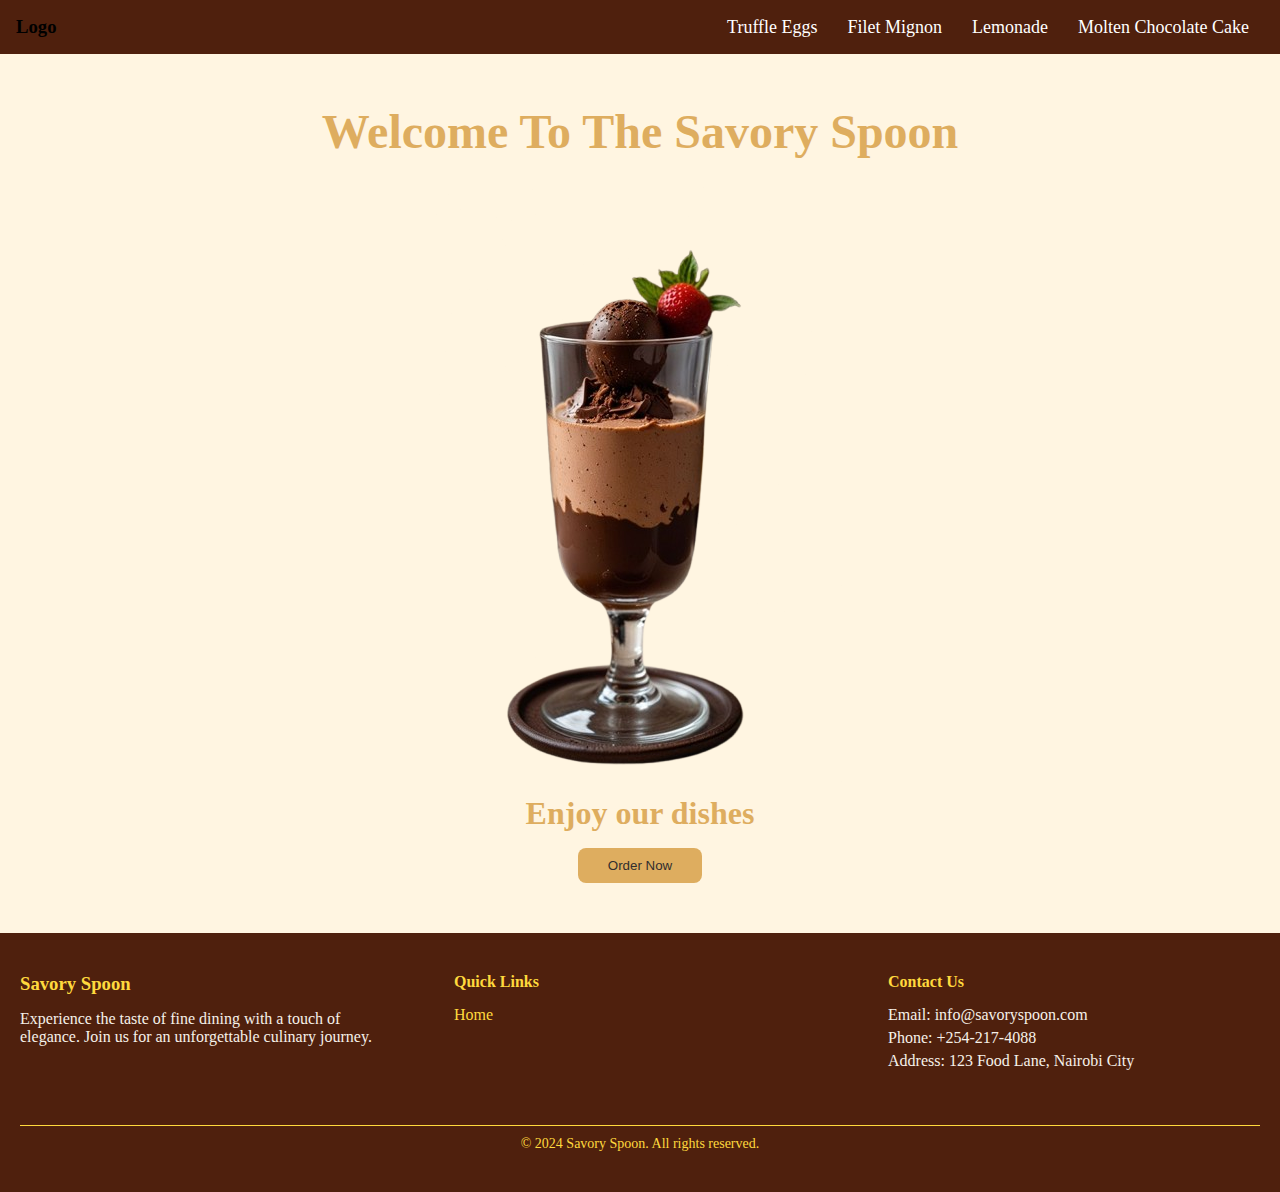
<file: index.html>
<!DOCTYPE html>
<html lang="en">
<head>
    <meta charset="UTF-8">
    <meta name="viewport" content="width=device-width, initial-scale=1.0">
    <title>Recipe</title>
    <link rel="stylesheet" href="styles.css">
</head>
<body>
  <!-- Navigation Section -->
  <header>
    <nav>
      <div class="logo">
        <h3>Logo</h3>
      </div>
      
      <ul class="nav-items">
        <li><a href="Truffle.html">Truffle Eggs</a></li>
        <li><a href="Filet Mignon .html">Filet Mignon</a></li>
        <li><a href="Blueberry Basil Lemonade.html">Lemonade</a></li>
        <li><a href="Molten Chocolate Lava Cake.html">Molten Chocolate Cake</a></li> <!-- Fixed the incomplete link -->
      </ul>
    </nav>
  </header>
    
  <!-- Main Section -->
  <section class="container">
    <h1 class="main-heading">Welcome To The Savory Spoon</h1>
    <img src="recipes/Assets/choco.png" class="background-image" alt="Restaurant atmosphere">
    <h2 class="primary-heading">Enjoy our dishes</h2>
    <button class="main-btn">Order Now</button>
  </section>

  <!-- Footer Section -->
  <footer class="footer">
    <div class="footer-container">
      <div class="footer-about">
        <h3>Savory Spoon</h3>
        <p>Experience the taste of fine dining with a touch of elegance. Join us for an unforgettable culinary journey.</p>
      </div>
      <div class="footer-links">
        <h4>Quick Links</h4>
        <ul>
          <li><a href="#">Home</a></li>
        </ul>
      </div>
      <div class="footer-contact">
        <h4>Contact Us</h4>
        <p>Email: info@savoryspoon.com</p>
        <p>Phone: +254-217-4088</p>
        <p>Address: 123 Food Lane, Nairobi City</p>
      </div>
    </div>
    <div class="footer-bottom">
      <p>&copy; 2024 Savory Spoon. All rights reserved.</p>
    </div> 
  </footer>
</body>
</html>
</file>
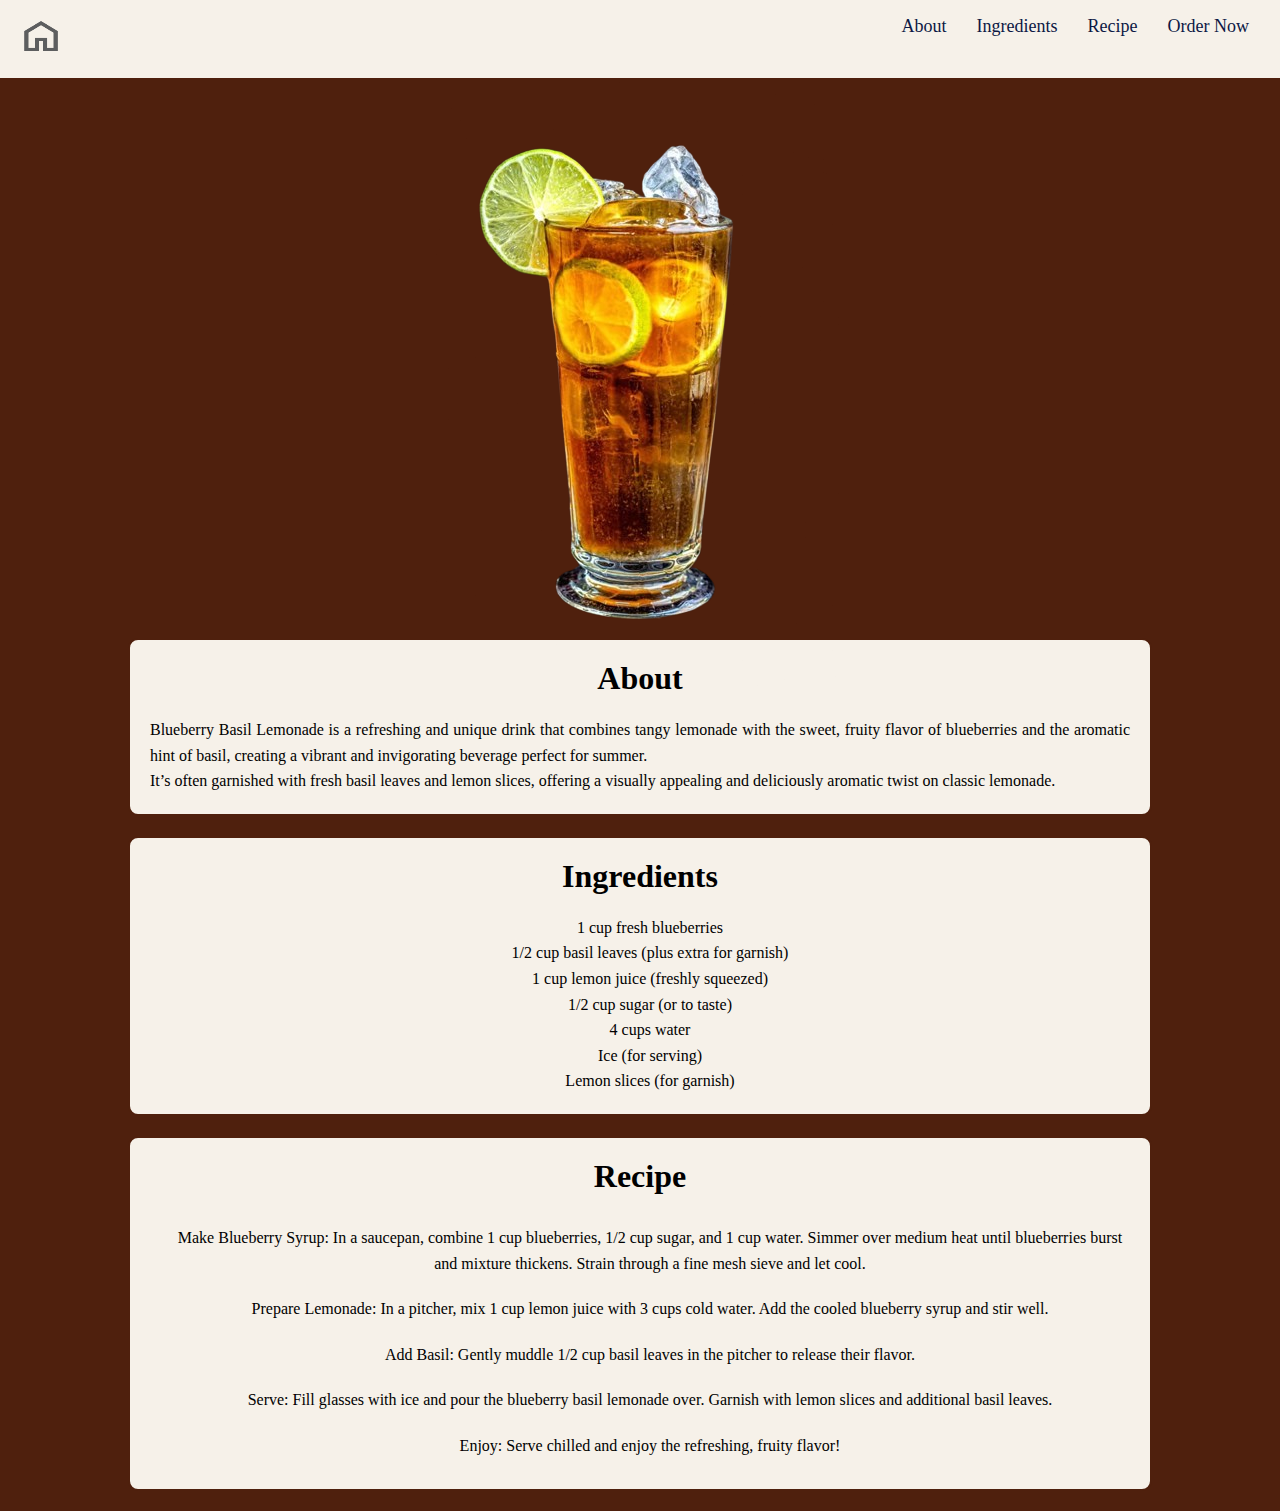
<file: Blueberry Basil Lemonade.html>
<!DOCTYPE html>
<html lang="en">
    <head>
        <meta charset="UTF-8">
        <meta name="viewport" content="width=device-width, initial-scale=1.0">
        <title>Truffle.</title>
        <link rel="stylesheet" href="recipe.css">
    </head>
<body>
        <!--navigation section-->
        <nav>
            <h3 class="logo"><a href="index.html"><img src="recipes/Assets/home.png" alt="home"
                width="50px"
                height="40px"
                class="logo-img"></a></h3>
        
            <ul class="vigate">
        
                <li><a href="#about 1">About</a></li>
                <li><a href="#needs">Ingredients</a></li>
                <li><a href="#recipe">Recipe</a></li>
                <li><a href="#Order">Order Now </a></li>
            </ul>
        </nav>
        <!--nav end-->
     <!--image-->
     <div class="image-container">
        <img src="recipes/Assets/lemonade-removebg-preview.png" alt="Centered Image">
      </div>
      
      <!--image end-->
      
      <!--About start-->
      <section id="about 1">
      <div class="about">
        <h1>About</h1>
       
    <p>Blueberry Basil Lemonade is a refreshing and unique drink that combines tangy lemonade with the sweet, fruity flavor of blueberries and the aromatic hint of basil, creating a vibrant and invigorating beverage perfect for summer.</p>
    <p>It’s often garnished with fresh basil leaves and lemon slices, offering a visually appealing and deliciously aromatic twist on classic lemonade.</p>
    </div>
    </section>
    <!--About end-->
 
    <!--Ingredients start-->
<section id="needs">
    <div class="ingredients">
        <h1 id="Ingredients">Ingredients</h1>
        <ul>
            <li>1 cup fresh blueberries</li>
            <li>1/2 cup basil leaves (plus extra for garnish)
            </li>
           <li>1 cup lemon juice (freshly squeezed)</li>
            <li>1/2 cup sugar (or to taste)</li>
            <li>4 cups water</li>
            <li>Ice (for serving)</li>
            <li>Lemon slices (for garnish)</li>
    
        </ul>
    </div>
</section>
<!--Ingredients end-->
    
<!--Recipe start-->
<section id="recipe">
    <div class="procedure">
        <h1>Recipe</h1>
        <ol>
            <li>Make Blueberry Syrup: In a saucepan, combine 1 cup blueberries, 1/2 cup sugar, and 1 cup water. Simmer over medium heat until blueberries burst and mixture thickens. Strain through a fine mesh sieve and let cool.</li>
            <li>Prepare Lemonade: In a pitcher, mix 1 cup lemon juice with 3 cups cold water. Add the cooled blueberry syrup and stir well.</li>
            <li>Add Basil: Gently muddle 1/2 cup basil leaves in the pitcher to release their flavor.</li>
            <li>Serve: Fill glasses with ice and pour the blueberry basil lemonade over. Garnish with lemon slices and additional basil leaves.</li>
            <li>Enjoy: Serve chilled and enjoy the refreshing, fruity flavor!</li>
        </ol>

    </div>
</section>
<!--Recipe end-->

 
 
</body>
</html>
</file>
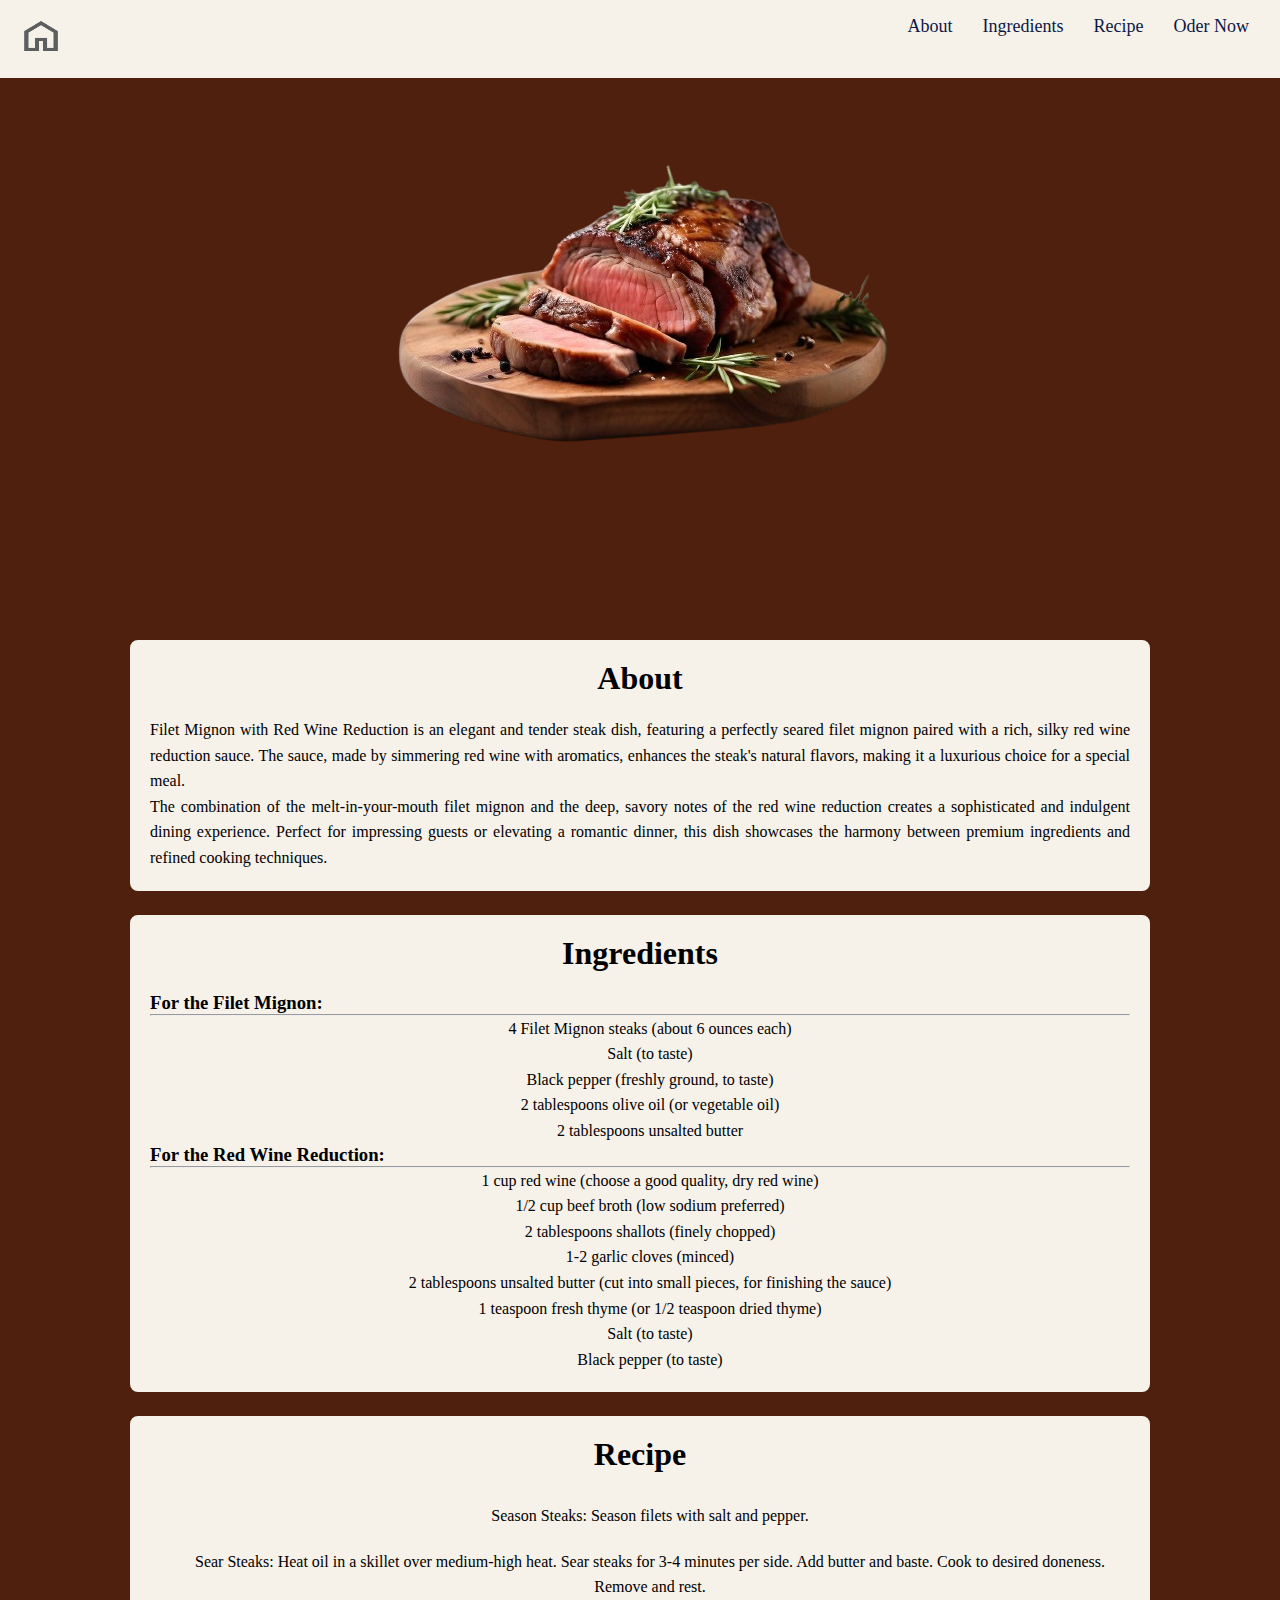
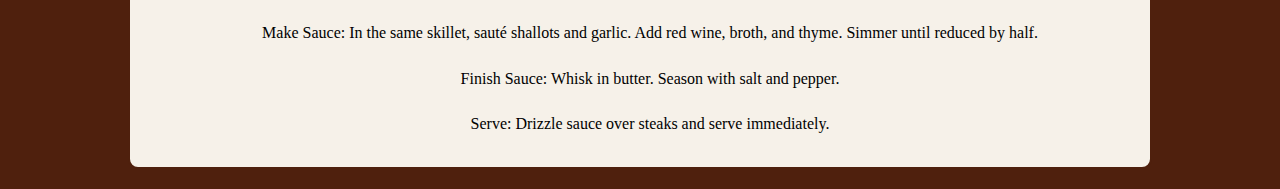
<file: Filet Mignon .html>
<!DOCTYPE html>
<html lang="en">
    <head>
        <meta charset="UTF-8">
        <meta name="viewport" content="width=device-width, initial-scale=1.0">
        <title>Truffle.</title>
        <link rel="stylesheet" href="recipe.css">
    </head>
<body>
    <!-- Navigation Section -->
    <nav>
        <h3 class="logo"><a href="index.html"><img src="recipes/Assets/home.png" alt="home"
            width="50px"
            height="40px"
            class="logo-img"></a></h3>
    
        <ul class="vigate">
            <li><a href="#about 1">About</a></li>
            <li><a href="#needs">Ingredients</a></li>
            <li><a href="#recipe">Recipe</a></li>
            <li><a href="#order">Oder Now</a></li>

        </ul>
    </nav>
    
    <!-- Image Section -->
    <div class="image-container">
        <img src="recipes/Assets/bay-removebg-preview.png" alt="Centered Image">
    </div>
    
    <!-- About Section -->
    <section id="about 1">
    <div class="about">
        <h1>About</h1>
        <p>Filet Mignon with Red Wine Reduction is an elegant and tender steak dish, featuring a perfectly seared filet mignon paired with a rich, silky red wine reduction sauce. The sauce, made by simmering red wine with aromatics, enhances the steak's natural flavors, making it a luxurious choice for a special meal.</p>
        <p>The combination of the melt-in-your-mouth filet mignon and the deep, savory notes of the red wine reduction creates a sophisticated and indulgent dining experience. Perfect for impressing guests or elevating a romantic dinner, this dish showcases the harmony between premium ingredients and refined cooking techniques.</p>
    </div>

    <!-- Ingredients Section -->
    <section id="needs">
        <div class="ingredients">
            <h1>Ingredients</h1>
            <h3>For the Filet Mignon:</h3>
            <hr>
            <ul>
                <li>4 Filet Mignon steaks (about 6 ounces each)</li>
                <li>Salt (to taste)</li>
                <li>Black pepper (freshly ground, to taste)</li>
                <li>2 tablespoons olive oil (or vegetable oil)</li>
                <li>2 tablespoons unsalted butter</li>
            </ul>
            <h3>For the Red Wine Reduction:</h3>
            <hr>
            <ul>
                <li>1 cup red wine (choose a good quality, dry red wine)</li>
                <li>1/2 cup beef broth (low sodium preferred)</li>
                <li>2 tablespoons shallots (finely chopped)</li>
                <li>1-2 garlic cloves (minced)</li>
                <li>2 tablespoons unsalted butter (cut into small pieces, for finishing the sauce)</li>
                <li>1 teaspoon fresh thyme (or 1/2 teaspoon dried thyme)</li>
                <li>Salt (to taste)</li>
                <li>Black pepper (to taste)</li>
            </ul>
        </div>
    </section>

    <!-- Recipe Section -->
    <section id="recipe">
        <div class="procedure">
            <h1>Recipe</h1>
            <ol>
                <li>Season Steaks: Season filets with salt and pepper.</li>
                <li>Sear Steaks: Heat oil in a skillet over medium-high heat. Sear steaks for 3-4 minutes per side. Add butter and baste. Cook to desired doneness. Remove and rest.</li>
                <li>Make Sauce: In the same skillet, sauté shallots and garlic. Add red wine, broth, and thyme. Simmer until reduced by half.</li>
                <li>Finish Sauce: Whisk in butter. Season with salt and pepper.</li>
                <li>Serve: Drizzle sauce over steaks and serve immediately.</li>
            </ol>
        </div>
    </section>

    <!-- Order Button -->

</body>
</html>
</file>
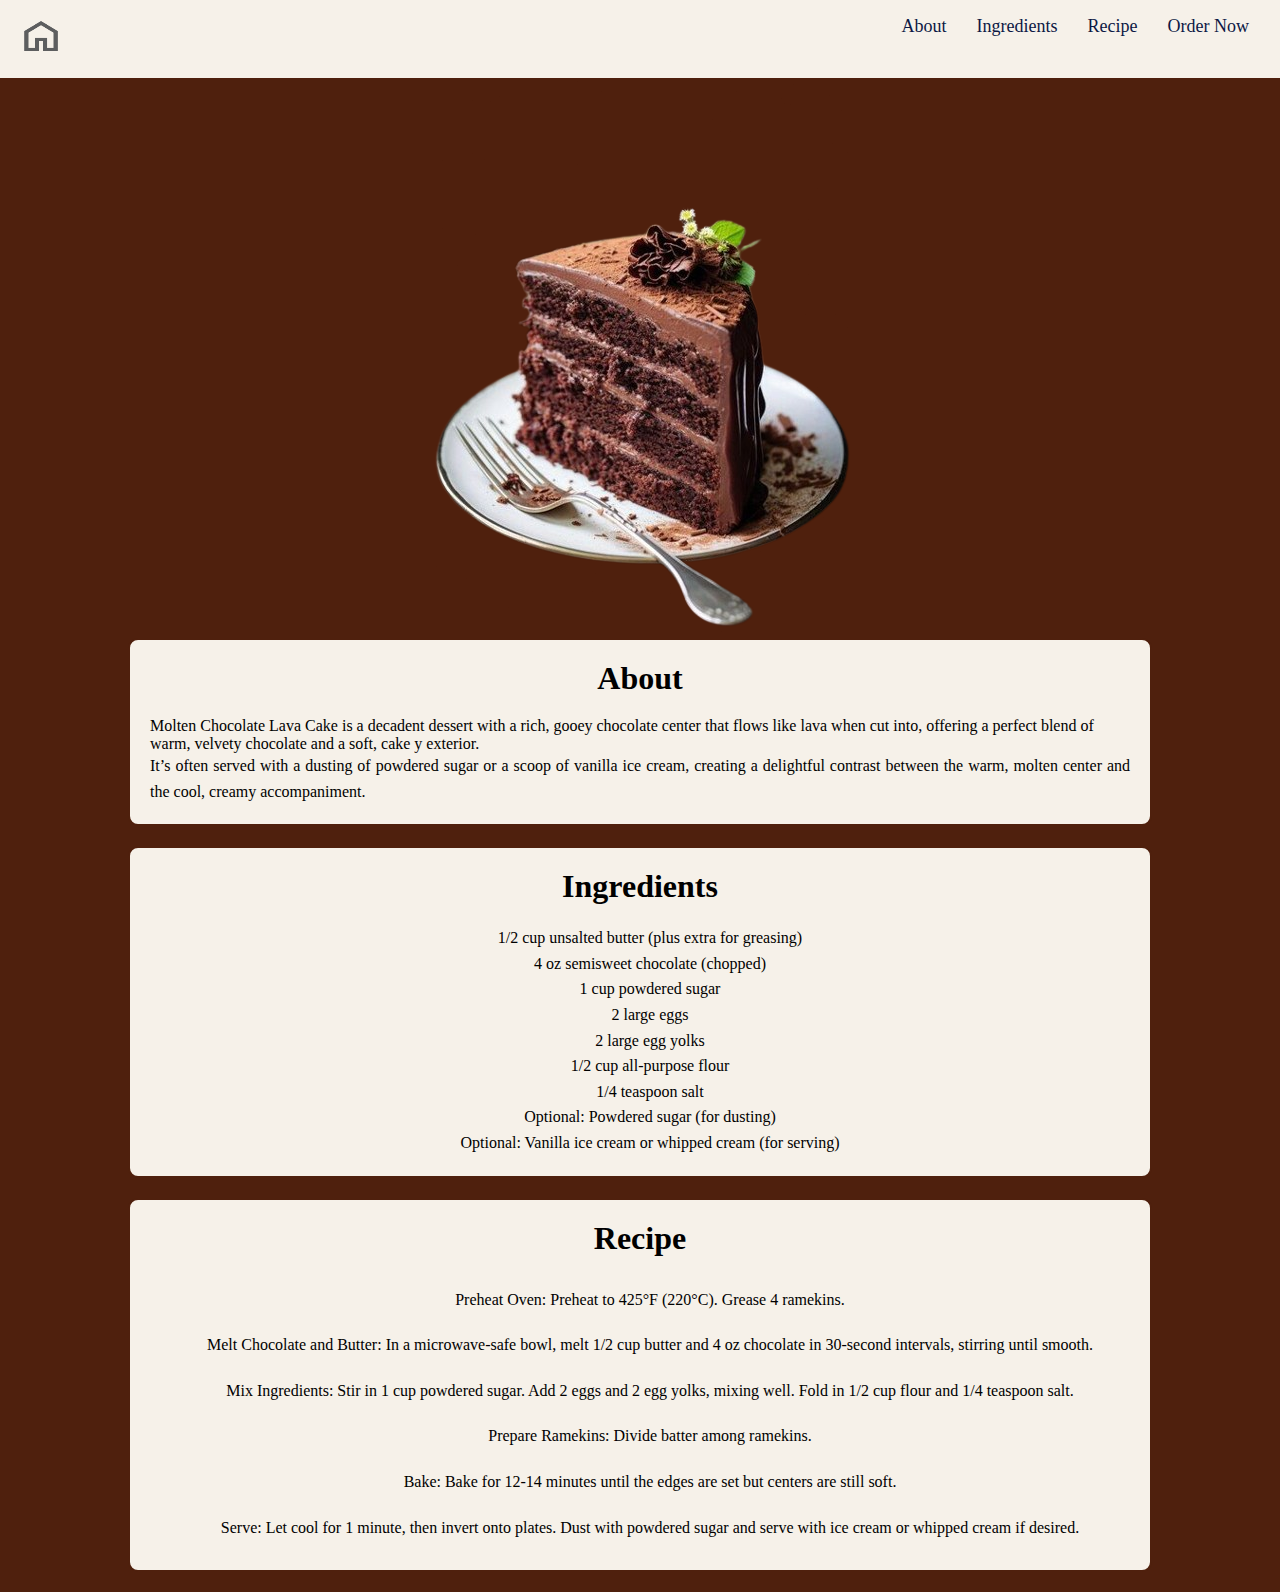
<file: Molten Chocolate Lava Cake.html>
<!DOCTYPE html>
<html lang="en">
    <head>
        <meta charset="UTF-8">
        <meta name="viewport" content="width=device-width, initial-scale=1.0">
        <title>Truffle.</title>
        <link rel="stylesheet" href="recipe.css">
    </head>
<body>
      <!--navigation section-->
      <nav>
        <h3 class="logo"><a href="index.html"><img src="recipes/Assets/home.png" alt="home"
            width="50px"
            height="40px"
            class="logo-img"></a></h3>
    
        <ul class="vigate">
            <li><a href="#about 1">About</a></li>
            <li><a href="#needs">Ingredients</a></li>
            <li><a href="#recipe">Recipe</a></li>
            <li><a href="#order">Order Now</a></li>
        </ul>
    </nav>
    <!--nav end-->
     <!--image-->
     <div class="image-container">
        <img src="recipes/Assets/Cake-removebg-preview.png" alt="Centered Image">
      </div>
      
      <!--image end-->
               <!--About start-->
    <section id="about 1">
    <div class="about">
        <h1>About</h1>
        Molten Chocolate Lava Cake is a decadent dessert with a rich, gooey chocolate center that flows like lava when cut into, offering a perfect blend of warm, velvety chocolate and a soft, cake y exterior.</p>
        <p>It’s often served with a dusting of powdered sugar or a scoop of vanilla ice cream, creating a delightful contrast between the warm, molten center and the cool, creamy accompaniment.</p>
    </div>
    </section>
    <!--About end-->
        <!--Ingredients start-->
<section id="needs">
    <div class="ingredients">
        <h1 id="Ingredients">Ingredients</h1>
        <ul>
            <li>1/2 cup unsalted butter (plus extra for greasing)</li>
            <li>4 oz semisweet chocolate (chopped)</li>
            <li>1 cup powdered sugar </li>
            <li>2 large eggs</li>
            <li>2 large egg yolks</li>
            <li>1/2 cup all-purpose flour</li>
            <li>1/4 teaspoon salt</li>
            <li>Optional: Powdered sugar (for dusting)</li>
            <li>Optional: Vanilla ice cream or whipped cream (for serving)</li>
           </ul> 
    </div>
</section>
<!--Ingredients end-->

      
<!--Recipe start-->
<section id="recipe">
    <div class="procedure">
        <h1>Recipe</h1>
        <ol>
            <li>Preheat Oven: Preheat to 425°F (220°C). Grease 4 ramekins.</li>
            <li>Melt Chocolate and Butter: In a microwave-safe bowl, melt 1/2 cup butter and 4 oz chocolate in 30-second intervals, stirring until smooth.</li>
            <li>Mix Ingredients: Stir in 1 cup powdered sugar. Add 2 eggs and 2 egg yolks, mixing well. Fold in 1/2 cup flour and 1/4 teaspoon salt.</li>
            <li>Prepare Ramekins: Divide batter among ramekins.</li>
            <li>Bake: Bake for 12-14 minutes until the edges are set but centers are still soft.</li>
            <li>Serve: Let cool for 1 minute, then invert onto plates. Dust with powdered sugar and serve with ice cream or whipped cream if desired.</li>
           </ol>
    </div>
</section>
<!--Recipe end-->
 

 
</body>
</html>
</file>
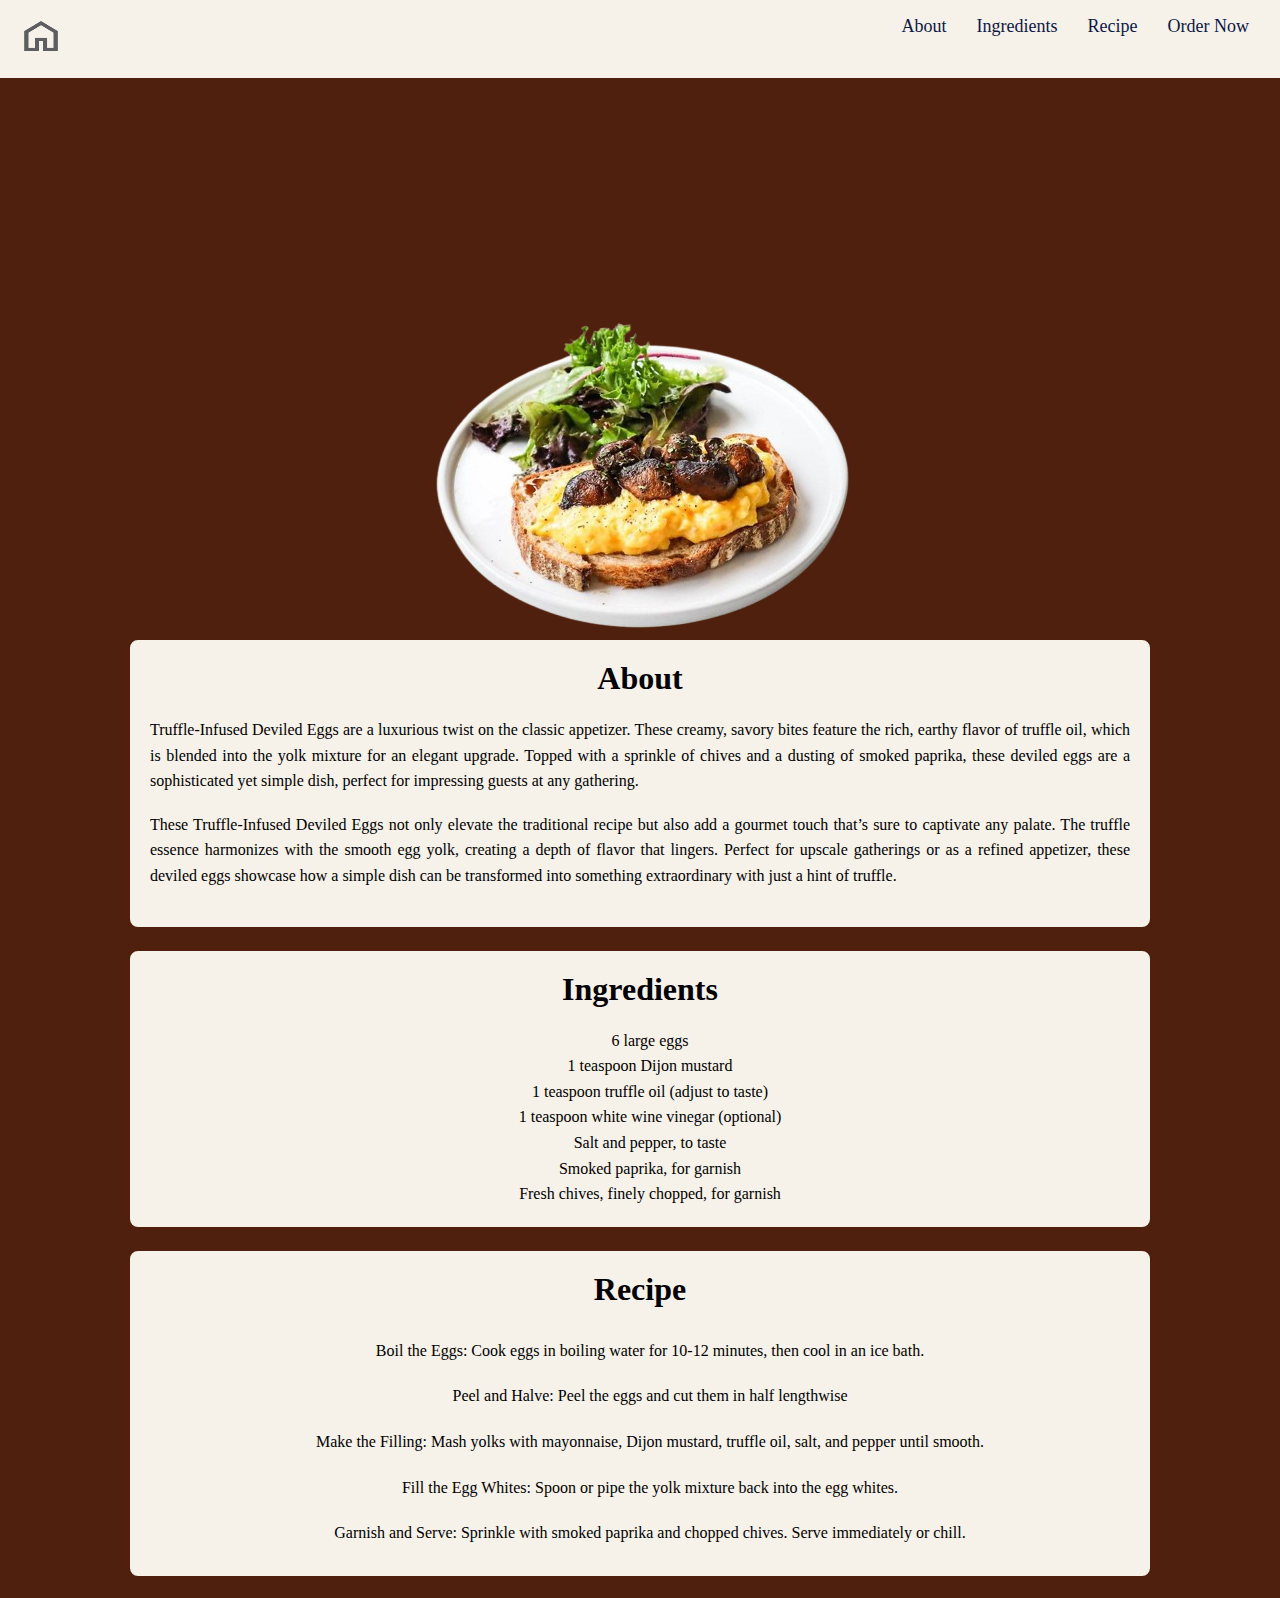
<file: Truffle.html>
<!DOCTYPE html>
<html lang="en">
<head>
    <meta charset="UTF-8">
    <meta name="viewport" content="width=device-width, initial-scale=1.0">
    <title>Truffle.</title>
    <link rel="stylesheet" href="recipe.css">
</head>
<body>
    <!--navigation section-->
    <nav>
        <h3 class="logo"><a href="index.html"><img src="recipes/Assets/home.png" alt="home"
            width="50px"
            height="40px"
            class="logo-img"></a></h3>
    
        <ul class="vigate">
           
            <li><a href="#about 1">About</a></li>
            <li><a href="#needs">Ingredients</a></li>
            <li><a href="#recipe">Recipe</a></li>
            <li><a href="#order">Order Now</a></li>
        </ul>
    </nav>
    <!--nav end-->
    <!--image-->
    <div class="image-container">
        <img src="recipes/Assets/Eggs.png" alt="Centered Image">
      </div>
      

    <section id="about 1">
        <!--image-->

        <!--About start-->
    <div class="about">
        <h1>About</h1>
        <p>Truffle-Infused Deviled Eggs are a luxurious twist on the classic appetizer. These creamy, savory bites feature the rich, earthy flavor of truffle oil, which is blended into the yolk mixture for an elegant upgrade. Topped with a sprinkle of chives and a dusting of smoked paprika, these deviled eggs are a sophisticated yet simple dish, perfect for impressing guests at any gathering.</p><br>

        <p>These Truffle-Infused Deviled Eggs not only elevate the traditional recipe but also add a gourmet touch that’s sure to captivate any palate. The truffle essence harmonizes with the smooth egg yolk, creating a depth of flavor that lingers. Perfect for upscale gatherings or as a refined appetizer, these deviled eggs showcase how a simple dish can be transformed into something extraordinary with just a hint of truffle.</p><br>

    </div>
    </section>
    <!--About end-->

    <!--Ingredients start-->
<section id="needs">
    <div class="ingredients">
        <h1 id="Ingredients">Ingredients</h1>
<ul>
    <li>6 large eggs</li>
    <li>1 teaspoon Dijon mustard</li>
    <li>1 teaspoon truffle oil (adjust to taste)</li>
    <li>1 teaspoon white wine vinegar (optional)</li>
    <li>Salt and pepper, to taste</li>
    <li>Smoked paprika, for garnish</li>
    <li>Fresh chives, finely chopped, for garnish</li>

</ul>
    </div>
</section>
<!--Ingredients end-->

<!--Recipe start-->
<section id="recipe">
    <div class="procedure">
        <h1>Recipe</h1>
<ol>
    <li>Boil the Eggs: Cook eggs in boiling water for 10-12 minutes, then cool in an ice bath.</li>
    <li>Peel and Halve: Peel the eggs and cut them in half lengthwise</li>
    <li>Make the Filling: Mash yolks with mayonnaise, Dijon mustard, truffle oil, salt, and pepper until smooth.</li>
    <li>Fill the Egg Whites: Spoon or pipe the yolk mixture back into the egg whites.</li>
    <li>Garnish and Serve: Sprinkle with smoked paprika and chopped chives. Serve immediately or chill.</li>
</ol>

    </div>
</section>
<!--Recipe end-->

</body>

</html>
</file>
<file: recipe.css>
:root {
    --main-color: #dead5f;
    --primary-color: #312e2e;
    --background-color: #0C1844;
}

*{
    padding :0;
    margin: 0;
    box-sizing: border-box;
}
body{
    background-color: #4f200d;
}

.logo-img {
    filter: brightness(0.4); 
  }
  
/* Nav start */
nav{
    height:100%;
    display: flex;
    padding: 1rem;
    justify-content: space-between;
    background-color: #f6f1e9;
}
.logo{
    color: #0C1844;
    font-size: 24px;
}
.logo a{
    text-decoration: none;
    color:#0C1844;
}

.vigate{
    display: flex;
    list-style: none;
}

.vigate li{
    margin: 0 15px;
}

.vigate a{
    color: #0C1844;
    text-decoration: none;
    font-size: 18px;
}
.vigate a:hover{
    border-bottom: 2px solid #dead5f;

}
/* Nav end */

/* img */
.image-container {
    display: flex;
    justify-content: center; 
    align-items: flex-start; 
    height: 60vh;
  }

/* img end */

/* About */
.about {
    background-color: #f6f1e9;
    border: 2px solid #4f200d; 
    padding: 20px; 
    border-radius: 10px; 
    max-width: 80%; 
    margin: 20px auto; 
  }
  
  .about h1 {
    text-align: center; 
    margin-bottom: 20px;
  }
  
  .about p {
    text-align: justify; 
    line-height: 1.6; 
  }

  /*About end */
   .ingredients{
    background-color: #f6f1e9;
    border: 2px solid #4f200d;
    max-width: 80%;
    margin: 20px auto;
    border-radius: 10px;
    padding: 20px;
   }
  
   /* ingredients start */
   .ingredients h1{
    text-align: center;
    margin-bottom: 20px;
   }

   .ingredients  ul li{
    display: flex;
    justify-content: center;
    padding-left: 20px;
    text-align: justify;
    line-height: 1.6;
   }
   /*ingredients end */

   /* Recipe start */
   .procedure{
    border: 2px solid #4f200d;
    max-width: 80%;
    margin: 20px auto;
    background-color: #f6f1e9;
    border-radius: 10px;
    padding: 20px;
    text-align: center;
   }
   .procedure h1{
    text-align: center;
    margin-bottom: 20px;
   }
   .procedure ol{
    list-style-position: inside;
   }
   .procedure li{
    margin: 10px 0;
    padding-left: 20px;
    display: inline-block;
    text-align: center;
    width: 100%;
    line-height: 1.6;
   }

   /* Recipe end */

   /* button */
   
    button {
        display: block;
        margin: 20px auto; 
        padding: 10px 20px;
        background-color:#4f200d;
        color: white; 
        border: none;
        border-radius: 8px;
        cursor: pointer;
      }
    
        button:hover {
            background-color: #FFD93D;
            color: #4f200d;
          }
        /* button end */
</file>
<file: styles.css>
/* Basic reset */
* {
    margin: 0;
    padding: 0;
    box-sizing: border-box;
}

:root {
    --main-color: #dead5f;
    --primary-color: #312e2e;
    --background-color: #0C1844;
}



/* Navigation styles */
nav {
    display: flex;
    justify-content: space-between;
    align-items: center; /* Add this to align logo and nav items */
    padding: 1rem;
    background-color:#4F200D;
}


.nav-items {
    display: flex;
    list-style: none;
}

.nav-items li {
    margin: 0 15px;
}

.nav-items a {
    color: #fff;
    text-decoration: none;
    font-size: 18px;
}

.nav-items a:hover {
    border-bottom: 2px solid var(--main-color);
}

/* Utility styles */
button {
    padding: 10px 30px;
    background-color: var(--main-color);
    cursor: pointer;
    border-radius: 8px;
    border: none;
    color: var(--primary-color);
    transition: background-color 0.3s ease;
}

button:hover {
    background-color: #f2aa4c;
}

/* Header styles */
.container {
    background-color: #FFF5E1;
    text-align: center;
    padding: 50px;
}

.main-heading {
    color: var(--main-color);
    font-size: 3rem;
    margin-bottom: 20px;
}

.primary-heading {
    color: var(--main-color);
    font-size: 2rem;
    margin-bottom: 1rem;
}

/* footer start */
.footer {
    background-color: #4F200D; 
    color: #F6F1E9; 
    padding: 40px 20px;
}

.footer-container {
    display: flex;
    justify-content: space-between;
    flex-wrap: wrap;
}

.footer-about, .footer-links, .footer-contact {
    flex-basis: 30%; /* Adjust as necessary for responsiveness */
    margin-bottom: 20px;
}

.footer-about h3, .footer-links h4, .footer-contact h4 {
    color: #FFD93D;
    margin-bottom: 15px;
}

.footer-links ul {
    list-style: none;
    padding: 0;
}

.footer-links ul li {
    margin-bottom: 10px;
}

.footer-links ul li a {
    color: #FFD93D;
    text-decoration: none;
}

.footer-links ul li a:hover {
    text-decoration: underline;
}

.footer-contact p {
    margin: 5px 0;
}

.footer-bottom {
    text-align: center;
    margin-top: 30px;
    border-top: 1px solid #FFD93D;
    padding-top: 10px;
}

.footer-bottom p {
    margin: 0;
    font-size: 14px;
    color: #FFD93D;
}

@media (max-width: 768px) {
    .footer-about, .footer-links, .footer-contact {
        flex-basis: 100%;
        text-align: center;
    }
}

/* footer end */

/* Responsive Design */
@media (max-width: 768px) {
    .nav-items {
        flex-direction: column;
        align-items: center;
    }

    .container {
        padding: 20px;
    }

    .main-heading {
        font-size: 2rem;
    }
}
</file>
